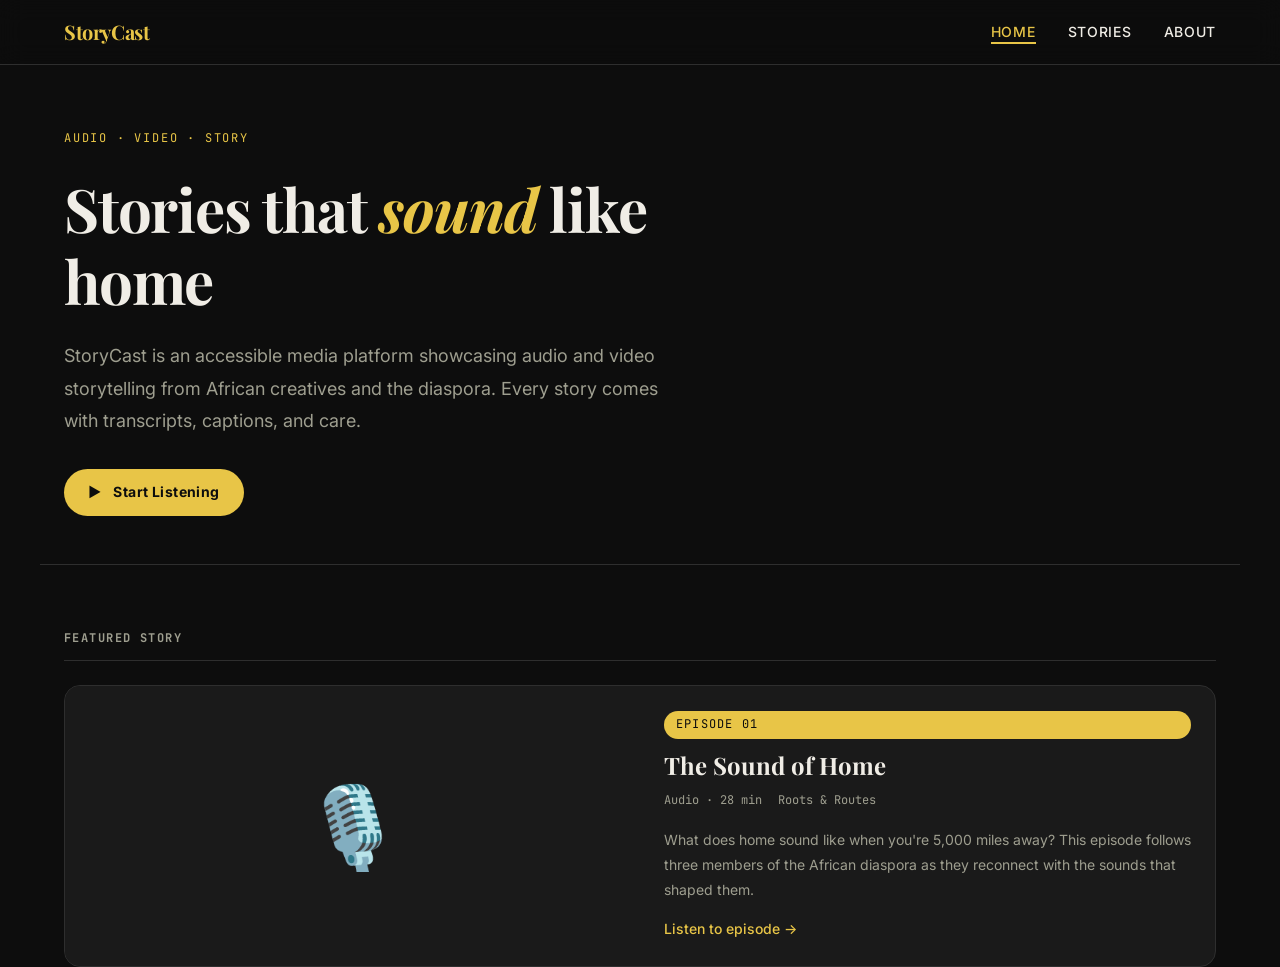
<file: index.html>
<!DOCTYPE html>
<html lang="en">
<head>
  <meta charset="UTF-8" />
  <meta name="viewport" content="width=device-width, initial-scale=1.0" />
  <meta name="description" content="StoryCast — audio and video storytelling from Africa and beyond. Listen, watch, and read along." />
  <title>StoryCast — Stories Worth Hearing</title>

  <link rel="preconnect" href="https://fonts.googleapis.com" />
  <link rel="preconnect" href="https://fonts.gstatic.com" crossorigin />
  <link href="https://fonts.googleapis.com/css2?family=Playfair+Display:ital,wght@0,700;1,400&family=Inter:wght@400;500&family=JetBrains+Mono:wght@400&display=swap" rel="stylesheet" />
  <link rel="stylesheet" href="css/main.css" />
</head>
<body>

  <a class="skip-link" href="#main-content">Skip to main content</a>

  <nav class="site-nav" aria-label="Main navigation">
    <div class="site-nav__inner">
      <a href="index.html" class="site-nav__logo" aria-label="StoryCast home">StoryCast</a>
      <ul class="site-nav__links" role="list">
        <li><a href="index.html" class="site-nav__link" aria-current="page">Home</a></li>
        <li><a href="story/episode-one.html" class="site-nav__link">Stories</a></li>
        <li><a href="about.html" class="site-nav__link">About</a></li>
      </ul>
    </div>
  </nav>

  <main id="main-content">

    <header class="hero container">
      <p class="hero__eyebrow">Audio · Video · Story</p>
      <h1 class="hero__heading">
        Stories that <em>sound</em> like home
      </h1>
      <p class="hero__subtext">
        StoryCast is an accessible media platform showcasing audio and video storytelling from African creatives and the diaspora. Every story comes with transcripts, captions, and care.
      </p>
      <a href="story/episode-one.html" class="hero__cta">
        <span aria-hidden="true">▶</span> Start Listening
      </a>
    </header>

    <section aria-labelledby="featured-heading" class="container" style="margin-top: 4rem;">
      <h2 id="featured-heading" class="section-label">Featured Story</h2>
      <article class="card-wrapper">
        <div class="media-card media-card--featured" style="display:grid; grid-template-columns: 1fr 1fr;">
          <div class="media-card__media" aria-hidden="true"
            style="background:#1A1A1A; min-height:280px; display:flex; align-items:center; justify-content:center;">
            <span style="font-size:5rem;">🎙️</span>
          </div>
          <div class="media-card__body">
            <span class="media-card__badge">Episode 01</span>
            <h3 class="media-card__title">The Sound of Home</h3>
            <p class="media-card__meta">
              <span>Audio · 28 min</span>
              <span>Roots &amp; Routes</span>
            </p>
            <p class="media-card__excerpt">
              What does home sound like when you're 5,000 miles away? This episode follows three members of the African diaspora as they reconnect with the sounds that shaped them.
            </p>
            <a href="story/episode-one.html" class="media-card__link">Listen to episode</a>
          </div>
        </div>
      </article>
</file>
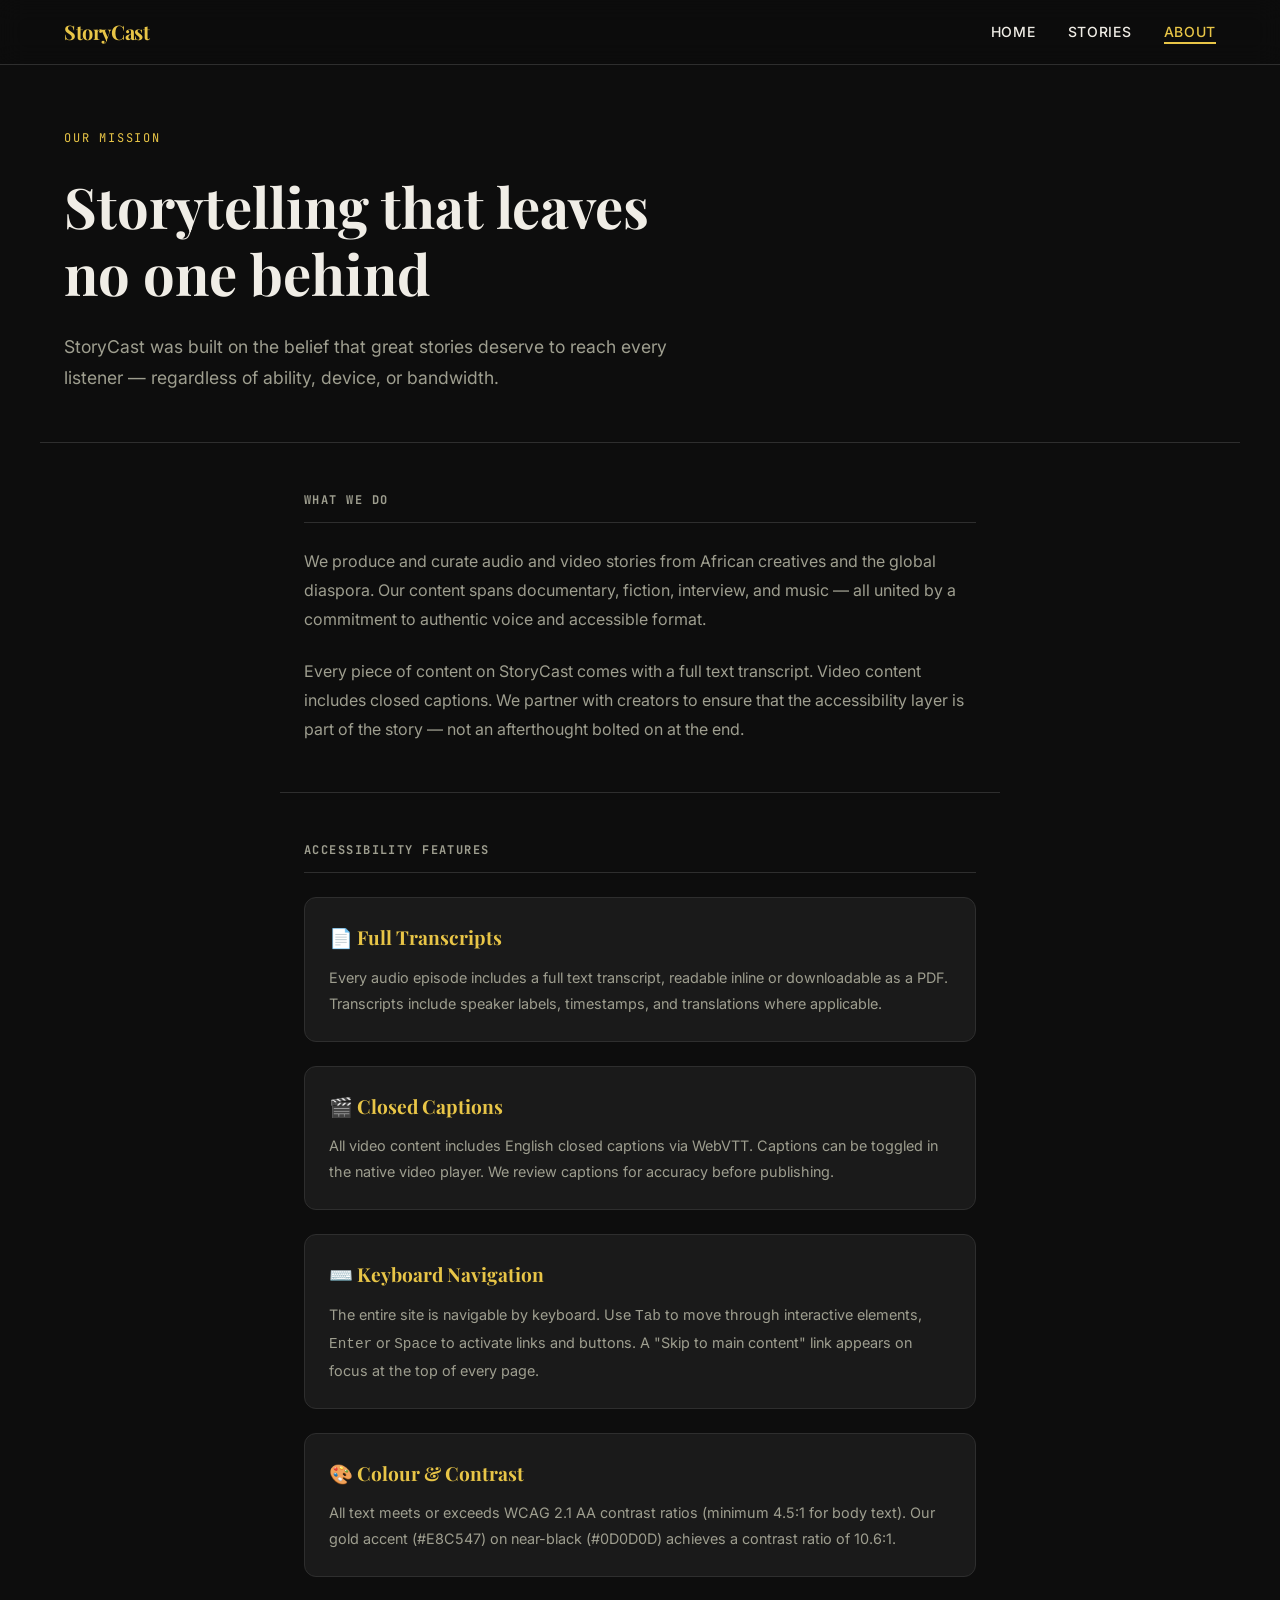
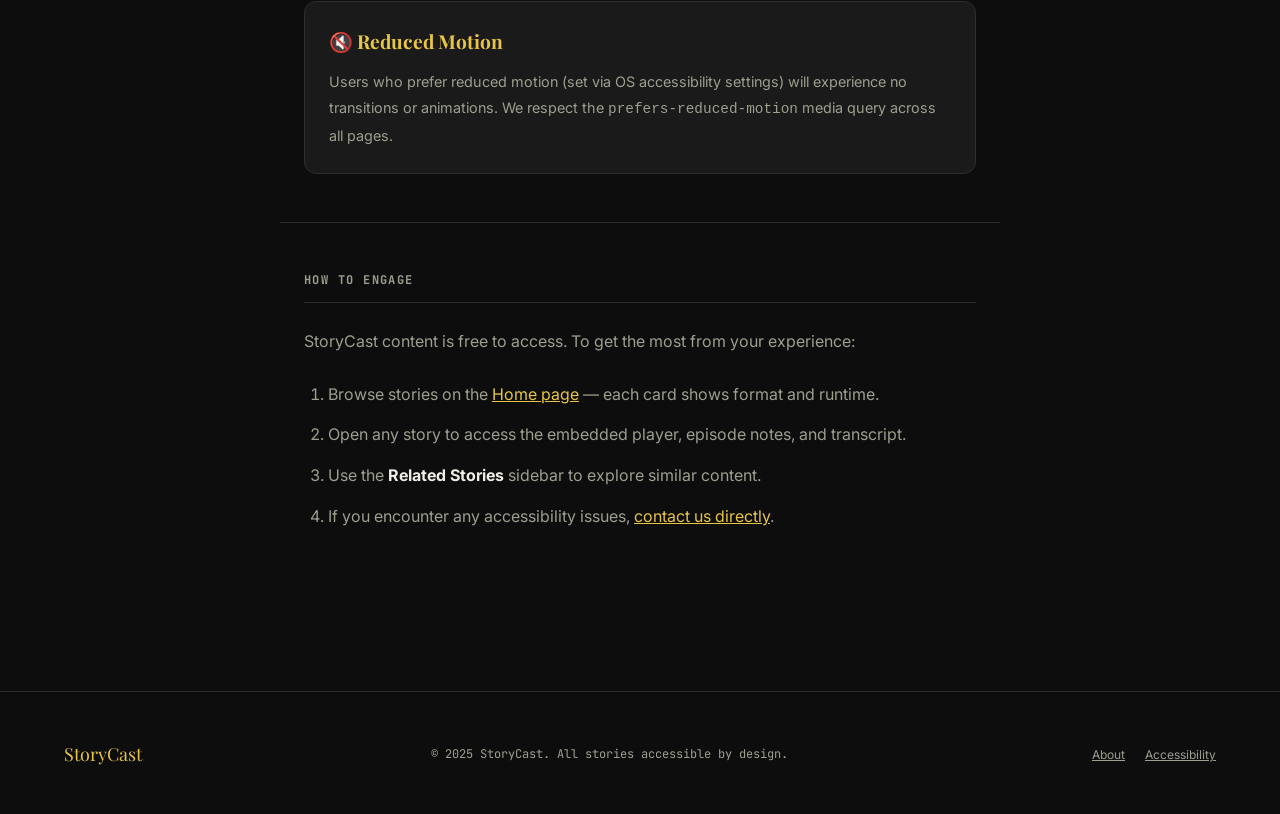
<file: about.html>
<!DOCTYPE html>
<html lang="en">
<head>
  <meta charset="UTF-8" />
  <meta name="viewport" content="width=device-width, initial-scale=1.0" />
  <meta name="description" content="About StoryCast — our mission, accessibility commitment, and how to engage with our content." />
  <title>About & Access — StoryCast</title>

  <link rel="preconnect" href="https://fonts.googleapis.com" />
  <link rel="preconnect" href="https://fonts.gstatic.com" crossorigin />
  <link href="https://fonts.googleapis.com/css2?family=Playfair+Display:ital,wght@0,700;1,400&family=Inter:wght@400;500&family=JetBrains+Mono:wght@400&display=swap" rel="stylesheet" />
  <link rel="stylesheet" href="css/main.css" />
</head>
<body>

  <a class="skip-link" href="#main-content">Skip to main content</a>

  <nav class="site-nav" aria-label="Main navigation">
    <div class="site-nav__inner">
      <a href="index.html" class="site-nav__logo">StoryCast</a>
      <ul class="site-nav__links" role="list">
        <li><a href="index.html" class="site-nav__link">Home</a></li>
        <li><a href="story/episode-one.html" class="site-nav__link">Stories</a></li>
        <li><a href="about.html" class="site-nav__link" aria-current="page">About</a></li>
      </ul>
    </div>
  </nav>

  <main id="main-content">

    <header class="container" style="padding-top:4rem; padding-bottom:3rem; border-bottom:1px solid #2E2E2E;">
      <p class="hero__eyebrow">Our Mission</p>
      <h1 style="font-family:'Playfair Display',serif; font-size:clamp(2rem,5vw,3.5rem); line-height:1.2; max-width:18ch; margin-bottom:1.5rem;">
        Storytelling that leaves no one behind
      </h1>
      <p style="color:#9E9E8F; max-width:55ch; line-height:1.8; font-size:1.1rem;">
        StoryCast was built on the belief that great stories deserve to reach every listener — regardless of ability, device, or bandwidth.
      </p>
    </header>

    <section aria-labelledby="mission-heading" class="container--narrow" style="padding-top:3rem; padding-bottom:3rem;">
      <h2 id="mission-heading" class="section-label">What We Do</h2>
      <p style="color:#9E9E8F; line-height:1.8; margin-bottom:1.5rem;">
        We produce and curate audio and video stories from African creatives and the global diaspora. Our content spans documentary, fiction, interview, and music — all united by a commitment to authentic voice and accessible format.
      </p>
      <p style="color:#9E9E8F; line-height:1.8;">
        Every piece of content on StoryCast comes with a full text transcript. Video content includes closed captions. We partner with creators to ensure that the accessibility layer is part of the story — not an afterthought bolted on at the end.
      </p>
    </section>

    <section id="accessibility" aria-labelledby="access-heading" class="container--narrow" style="padding-top:3rem; padding-bottom:3rem; border-top:1px solid #2E2E2E;">
      <h2 id="access-heading" class="section-label">Accessibility Features</h2>

      <div style="display:grid; gap:1.5rem;">

        <article style="background:#1A1A1A; border:1px solid #2E2E2E; border-radius:12px; padding:1.5rem;">
          <h3 style="font-family:'Playfair Display',serif; font-size:1.2rem; color:#E8C547; margin-bottom:0.75rem;">
            📄 Full Transcripts
          </h3>
          <p style="color:#9E9E8F; font-size:0.9rem; line-height:1.8;">
            Every audio episode includes a full text transcript, readable inline or downloadable as a PDF. Transcripts include speaker labels, timestamps, and translations where applicable.
          </p>
        </article>

        <article style="background:#1A1A1A; border:1px solid #2E2E2E; border-radius:12px; padding:1.5rem;">
          <h3 style="font-family:'Playfair Display',serif; font-size:1.2rem; color:#E8C547; margin-bottom:0.75rem;">
            🎬 Closed Captions
          </h3>
          <p style="color:#9E9E8F; font-size:0.9rem; line-height:1.8;">
            All video content includes English closed captions via WebVTT. Captions can be toggled in the native video player. We review captions for accuracy before publishing.
          </p>
        </article>

        <article style="background:#1A1A1A; border:1px solid #2E2E2E; border-radius:12px; padding:1.5rem;">
          <h3 style="font-family:'Playfair Display',serif; font-size:1.2rem; color:#E8C547; margin-bottom:0.75rem;">
            ⌨️ Keyboard Navigation
          </h3>
          <p style="color:#9E9E8F; font-size:0.9rem; line-height:1.8;">
            The entire site is navigable by keyboard. Use <kbd>Tab</kbd> to move through interactive elements, <kbd>Enter</kbd> or <kbd>Space</kbd> to activate links and buttons. A "Skip to main content" link appears on focus at the top of every page.
          </p>
        </article>

        <article style="background:#1A1A1A; border:1px solid #2E2E2E; border-radius:12px; padding:1.5rem;">
          <h3 style="font-family:'Playfair Display',serif; font-size:1.2rem; color:#E8C547; margin-bottom:0.75rem;">
            🎨 Colour &amp; Contrast
          </h3>
          <p style="color:#9E9E8F; font-size:0.9rem; line-height:1.8;">
            All text meets or exceeds WCAG 2.1 AA contrast ratios (minimum 4.5:1 for body text). Our gold accent (#E8C547) on near-black (#0D0D0D) achieves a contrast ratio of 10.6:1.
          </p>
        </article>

        <article style="background:#1A1A1A; border:1px solid #2E2E2E; border-radius:12px; padding:1.5rem;">
          <h3 style="font-family:'Playfair Display',serif; font-size:1.2rem; color:#E8C547; margin-bottom:0.75rem;">
            🔇 Reduced Motion
          </h3>
          <p style="color:#9E9E8F; font-size:0.9rem; line-height:1.8;">
            Users who prefer reduced motion (set via OS accessibility settings) will experience no transitions or animations. We respect the <code>prefers-reduced-motion</code> media query across all pages.
          </p>
        </article>

      </div>
    </section>

    <section aria-labelledby="engage-heading" class="container--narrow" style="padding-top:3rem; padding-bottom:4rem; border-top:1px solid #2E2E2E;">
      <h2 id="engage-heading" class="section-label">How to Engage</h2>
      <p style="color:#9E9E8F; line-height:1.8; margin-bottom:1.5rem;">
        StoryCast content is free to access. To get the most from your experience:
      </p>
      <ol style="color:#9E9E8F; line-height:1.8; padding-left:1.5rem;">
        <li style="margin-bottom:0.75rem;">Browse stories on the <a href="index.html">Home page</a> — each card shows format and runtime.</li>
        <li style="margin-bottom:0.75rem;">Open any story to access the embedded player, episode notes, and transcript.</li>
        <li style="margin-bottom:0.75rem;">Use the <strong style="color:#F0EDE6;">Related Stories</strong> sidebar to explore similar content.</li>
        <li>If you encounter any accessibility issues, <a href="mailto:access@storycast.fm">contact us directly</a>.</li>
      </ol>
    </section>

  </main>

  <footer class="site-footer" aria-label="Site footer">
    <div class="site-footer__inner">
      <a href="index.html" class="site-footer__brand">StoryCast</a>
      <p class="site-footer__copy">&copy; 2025 StoryCast. All stories accessible by design.</p>
      <nav aria-label="Footer navigation">
        <a href="about.html" style="color:#9E9E8F; font-size:0.75rem; margin-left:1rem;">About</a>
        <a href="about.html#accessibility" style="color:#9E9E8F; font-size:0.75rem; margin-left:1rem;">Accessibility</a>
      </nav>
    </div>
  </footer>

</body>
</html>
</file>
<file: css/main.css>
@charset "UTF-8";
.container {
  width: 100%;
  max-width: 1200px;
  margin-inline: auto;
  padding-inline: 1.5rem;
}
@media (max-width: 768px) {
  .container {
    padding-inline: 1rem;
  }
}

.container--narrow {
  max-width: 720px;
  margin-inline: auto;
  padding-inline: 1.5rem;
}

.story-grid {
  display: grid;
  grid-template-columns: repeat(3, 1fr);
  gap: 1.5rem;
}
@media (max-width: 900px) {
  .story-grid {
    grid-template-columns: repeat(2, 1fr);
  }
}
@media (max-width: 600px) {
  .story-grid {
    grid-template-columns: 1fr;
  }
}

.story-layout {
  display: grid;
  grid-template-columns: 2fr 1fr;
  gap: 2rem;
}
@media (max-width: 768px) {
  .story-layout {
    grid-template-columns: 1fr;
  }
}

.site-nav {
  position: sticky;
  top: 0;
  z-index: 100;
  background-color: rgba(13, 13, 13, 0.92);
  backdrop-filter: blur(12px);
  border-bottom: 1px solid #2E2E2E;
}
.site-nav__inner {
  display: flex;
  align-items: center;
  justify-content: space-between;
  padding-block: 1rem;
  max-width: 1200px;
  margin-inline: auto;
  padding-inline: 1.5rem;
}
.site-nav__logo {
  font-family: "Playfair Display", Georgia, serif;
  font-size: 1.25rem;
  font-weight: 700;
  color: #E8C547;
  text-decoration: none;
  letter-spacing: -0.02em;
}
.site-nav__links {
  display: flex;
  gap: 2rem;
  list-style: none;
}
@media (max-width: 600px) {
  .site-nav__links {
    gap: 1rem;
  }
}
.site-nav__link {
  font-size: 0.875rem;
  font-weight: 500;
  color: #F0EDE6;
  text-decoration: none;
  letter-spacing: 0.05em;
  text-transform: uppercase;
}
.site-nav__link:hover, .site-nav__link[aria-current=page] {
  color: #E8C547;
}
.site-nav__link[aria-current=page] {
  border-bottom: 2px solid #E8C547;
  padding-bottom: 2px;
}

.hero {
  padding-block: 4rem 3rem;
  border-bottom: 1px solid #2E2E2E;
}
.hero__eyebrow {
  font-family: "JetBrains Mono", monospace;
  font-size: 0.75rem;
  text-transform: uppercase;
  letter-spacing: 0.15em;
  color: #E8C547;
  margin-bottom: 1.5rem;
}
.hero__heading {
  font-family: "Playfair Display", Georgia, serif;
  font-size: clamp(2rem, 6vw, 3.75rem);
  font-weight: 700;
  line-height: 1.2;
  letter-spacing: -0.02em;
  max-width: 16ch;
  margin-bottom: 1.5rem;
}
.hero__heading em {
  font-style: italic;
  color: #E8C547;
}
.hero__subtext {
  font-size: 1.125rem;
  color: #9E9E8F;
  max-width: 55ch;
  line-height: 1.8;
  margin-bottom: 2rem;
}
.hero__cta {
  display: inline-flex;
  align-items: center;
  gap: 0.75rem;
  background: #E8C547;
  color: #0D0D0D;
  font-weight: 700;
  font-size: 0.875rem;
  text-decoration: none;
  padding: 0.75rem 1.5rem;
  border-radius: 9999px;
  letter-spacing: 0.03em;
  transition: background 0.2s ease;
}
.hero__cta:hover {
  background: #C45C3A;
  color: #F0EDE6;
}

.card-wrapper {
  container-type: inline-size;
  container-name: media-card;
}

.media-card {
  background: #1A1A1A;
  border: 1px solid #2E2E2E;
  border-radius: 16px;
  overflow: hidden;
  transition: transform 0.2s ease, border-color 0.2s ease;
}
.media-card:hover {
  transform: translateY(-4px);
  border-color: #E8C547;
}
.media-card__badge {
  display: inline-block;
  font-family: "JetBrains Mono", monospace;
  font-size: 0.75rem;
  text-transform: uppercase;
  letter-spacing: 0.1em;
  padding: 0.25rem 0.75rem;
  border-radius: 9999px;
  background: #E8C547;
  color: #0D0D0D;
  margin-bottom: 0.75rem;
}
.media-card__body {
  padding: 1.5rem;
}
.media-card__title {
  font-family: "Playfair Display", Georgia, serif;
  font-size: 1.25rem;
  font-weight: 700;
  color: #F0EDE6;
  line-height: 1.2;
  margin-bottom: 0.75rem;
}
.media-card__meta {
  font-family: "JetBrains Mono", monospace;
  font-size: 0.75rem;
  color: #9E9E8F;
  display: flex;
  gap: 1rem;
  margin-bottom: 1rem;
}
.media-card__excerpt {
  font-size: 0.875rem;
  color: #9E9E8F;
  line-height: 1.8;
  margin-bottom: 1rem;
}
.media-card__link {
  font-size: 0.875rem;
  font-weight: 500;
  color: #E8C547;
  text-decoration: none;
}
.media-card__link::after {
  content: " →";
}
.media-card__link:hover {
  color: #C45C3A;
}
@container media-card (min-width: 500px) {
  .media-card.media-card--featured {
    display: grid;
    grid-template-columns: 1fr 1fr;
  }
  .media-card.media-card--featured .media-card__body {
    display: flex;
    flex-direction: column;
    justify-content: center;
  }
  .media-card.media-card--featured .media-card__title {
    font-size: 1.5rem;
  }
}

.site-footer {
  border-top: 1px solid #2E2E2E;
  padding-block: 3rem;
  margin-top: 6rem;
}
.site-footer__inner {
  max-width: 1200px;
  margin-inline: auto;
  padding-inline: 1.5rem;
  display: flex;
  justify-content: space-between;
  align-items: center;
  flex-wrap: wrap;
  gap: 1rem;
}
.site-footer__brand {
  font-family: "Playfair Display", Georgia, serif;
  font-size: 1.125rem;
  color: #E8C547;
  text-decoration: none;
}
.site-footer__copy {
  font-family: "JetBrains Mono", monospace;
  font-size: 0.75rem;
  color: #9E9E8F;
}

*, *::before, *::after {
  box-sizing: border-box;
  margin: 0;
  padding: 0;
}

html {
  font-size: 100%;
  scroll-behavior: smooth;
}

@media (prefers-reduced-motion: reduce) {
  html {
    scroll-behavior: auto;
  }
  *, *::before, *::after {
    animation-duration: 0.01ms !important;
    transition-duration: 0.01ms !important;
  }
}
body {
  font-family: "Inter", system-ui, sans-serif;
  background-color: #0D0D0D;
  color: #F0EDE6;
  line-height: 1.6;
  -webkit-font-smoothing: antialiased;
}

.skip-link {
  position: absolute;
  top: -100%;
  left: 1rem;
  background: #E8C547;
  color: #0D0D0D;
  padding: 0.5rem 1rem;
  font-weight: 700;
  z-index: 9999;
  border-radius: 4px;
}
.skip-link:focus {
  top: 1rem;
}

:focus-visible {
  outline: 2px solid #E8C547;
  outline-offset: 3px;
  border-radius: 4px;
}

a {
  color: #E8C547;
  text-decoration: underline;
}
a:hover {
  color: #C45C3A;
}

.section-label {
  font-family: "JetBrains Mono", monospace;
  font-size: 0.75rem;
  text-transform: uppercase;
  letter-spacing: 0.12em;
  color: #9E9E8F;
  margin-bottom: 1.5rem;
  padding-bottom: 0.75rem;
  border-bottom: 1px solid #2E2E2E;
}

.transcript {
  background: #1E1E1E;
  border-left: 3px solid #E8C547;
  border-radius: 8px;
  padding: 1.5rem;
  font-family: "JetBrains Mono", monospace;
  font-size: 0.875rem;
  line-height: 1.8;
  color: #9E9E8F;
  max-height: 400px;
  overflow-y: auto;
}
.transcript p {
  margin-bottom: 1rem;
}
.transcript strong {
  color: #F0EDE6;
}
.transcript::-webkit-scrollbar {
  width: 4px;
}
.transcript::-webkit-scrollbar-track {
  background: #1A1A1A;
}
.transcript::-webkit-scrollbar-thumb {
  background: #E8C547;
  border-radius: 9999px;
}

/*# sourceMappingURL=main.css.map */
</file>
